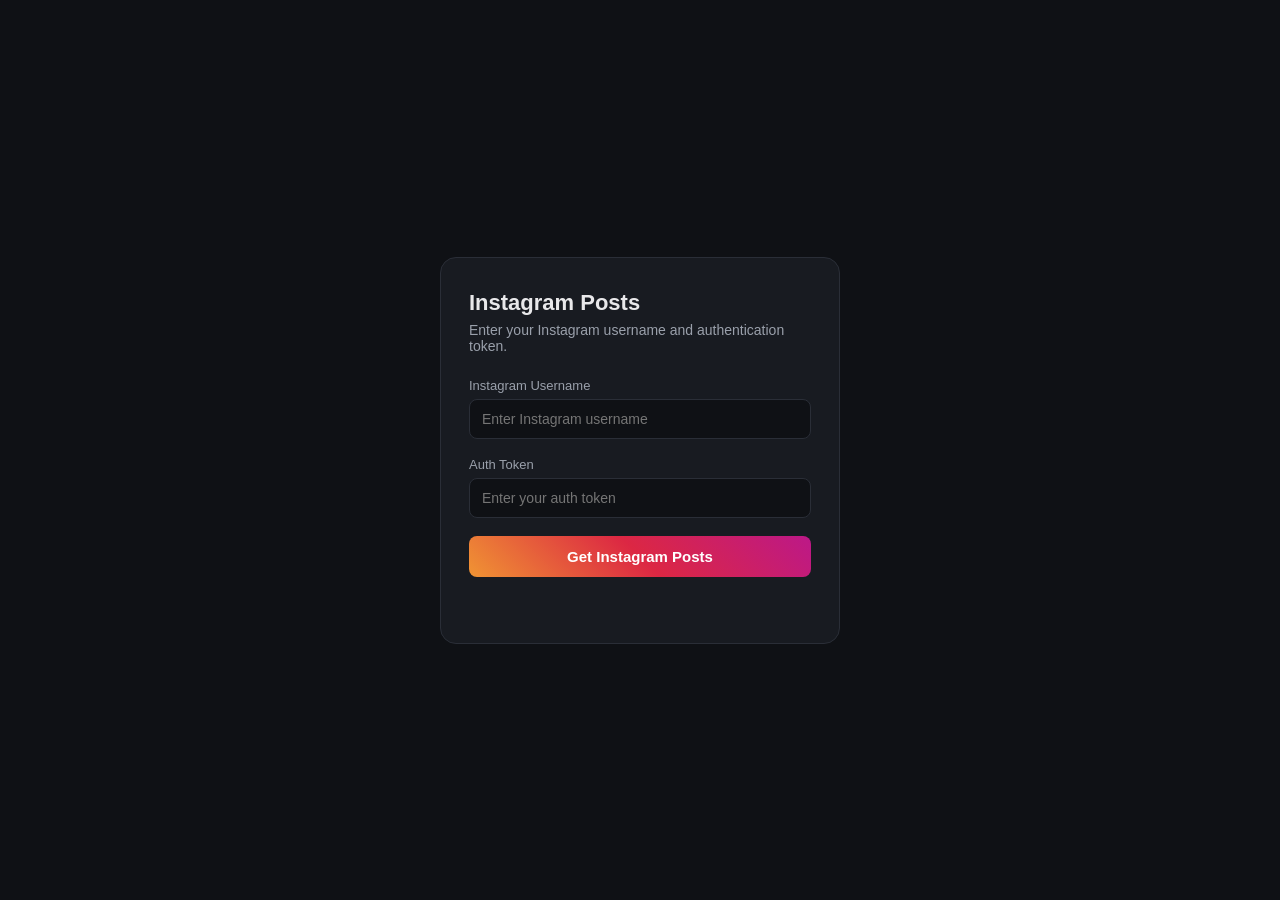
<file: instagram_login.html>
<!DOCTYPE html>
<html lang="en">
<head>
<meta charset="UTF-8">
<meta name="viewport" content="width=device-width, initial-scale=1.0">
<title>Instagram Posts</title>

<style>
* {
    box-sizing: border-box;
    margin: 0;
    padding: 0;
}

body {
    min-height: 100vh;
    display: flex;
    align-items: center;
    justify-content: center;
    font-family: -apple-system, BlinkMacSystemFont, "Segoe UI", Roboto, sans-serif;
    background: #0f1115;
    color: #e8e8ea;
    padding: 16px;
}

.card {
    width: 100%;
    max-width: 400px;
    background: #181b21;
    border: 1px solid #2a2e37;
    border-radius: 16px;
    padding: 32px 28px;
}

h1 {
    font-size: 22px;
    margin-bottom: 6px;
}

p.sub {
    font-size: 14px;
    color: #9aa0ab;
    margin-bottom: 24px;
}

label {
    display: block;
    font-size: 13px;
    color: #9aa0ab;
    margin-bottom: 6px;
}

input {
    width: 100%;
    padding: 11px 12px;
    background: #0f1115;
    border: 1px solid #2a2e37;
    border-radius: 8px;
    color: inherit;
    font-size: 14px;
    margin-bottom: 18px;
}

input:focus {
    outline: none;
    border-color: #c13584;
}

button {
    width: 100%;
    padding: 12px;
    border: none;
    border-radius: 8px;
    font-size: 15px;
    font-weight: 600;
    color: #fff;
    cursor: pointer;
    background: linear-gradient(45deg, #f09433, #dc2743, #bc1888);
    transition: opacity .15s;
}

button:disabled {
    opacity: .6;
    cursor: not-allowed;
}

#msg {
    margin-top: 16px;
    font-size: 13px;
    min-height: 18px;
    white-space: pre-wrap;
    overflow-wrap: anywhere;
}

#msg.error {
    color: #ff6b6b;
}

#msg.ok {
    color: #6bd68a;
}

</style>
</head>

<body>

<div class="card">

    <h1>Instagram Posts</h1>

    <p class="sub">
        Enter your Instagram username and authentication token.
    </p>

    <label for="username">Instagram Username</label>
    <input
        id="username"
        type="text"
        placeholder="Enter Instagram username"
        autocomplete="off"
    >

    <label for="authToken">Auth Token</label>
    <input
        id="authToken"
        type="password"
        placeholder="Enter your auth token"
        autocomplete="off"
    >

    <button id="btn">Get Instagram Posts</button>

    <div id="msg"></div>

</div>

<script>

const API_URL =
    "https://rental-background-painted-governmental.trycloudflare.com/instagram/posts/";
const usernameInput = document.getElementById("username");
const authTokenInput = document.getElementById("authToken");
const btn = document.getElementById("btn");
const msg = document.getElementById("msg");

function setMsg(text, type = "") {
    msg.textContent = text;
    msg.className = type;
}

btn.addEventListener("click", async () => {

    const username = usernameInput.value.trim();
    const authToken = authTokenInput.value.trim();

    if (!username) {
        return setMsg("Please enter an Instagram username.", "error");
    }

    if (!authToken) {
        return setMsg("Please enter your auth token.", "error");
    }

    btn.disabled = true;
    setMsg("Fetching Instagram posts...");

    try {

        const res = await fetch(API_URL, {
            method: "POST",
            credentials: "include",
            headers: {
                "Content-Type": "application/json","Request-ID": crypto.randomUUID()
            },
            body: JSON.stringify({
                username: username,
                token: authToken
            })
        });

        const data = await res.json();

        console.log("API Response:", data);

        if (!res.ok) {
            throw new Error(
                data.reason || `HTTP Error: ${res.status}`
            );
        }

        setMsg("Successfully fetched Instagram posts!", "ok");

        console.log("Instagram Posts:", data);

    } catch (err) {

        console.error("Error:", err);

        setMsg("Request failed: " + err.message, "error");

    } finally {
        btn.disabled = false;
    }

});

</script>

</body>
</html>
</file>
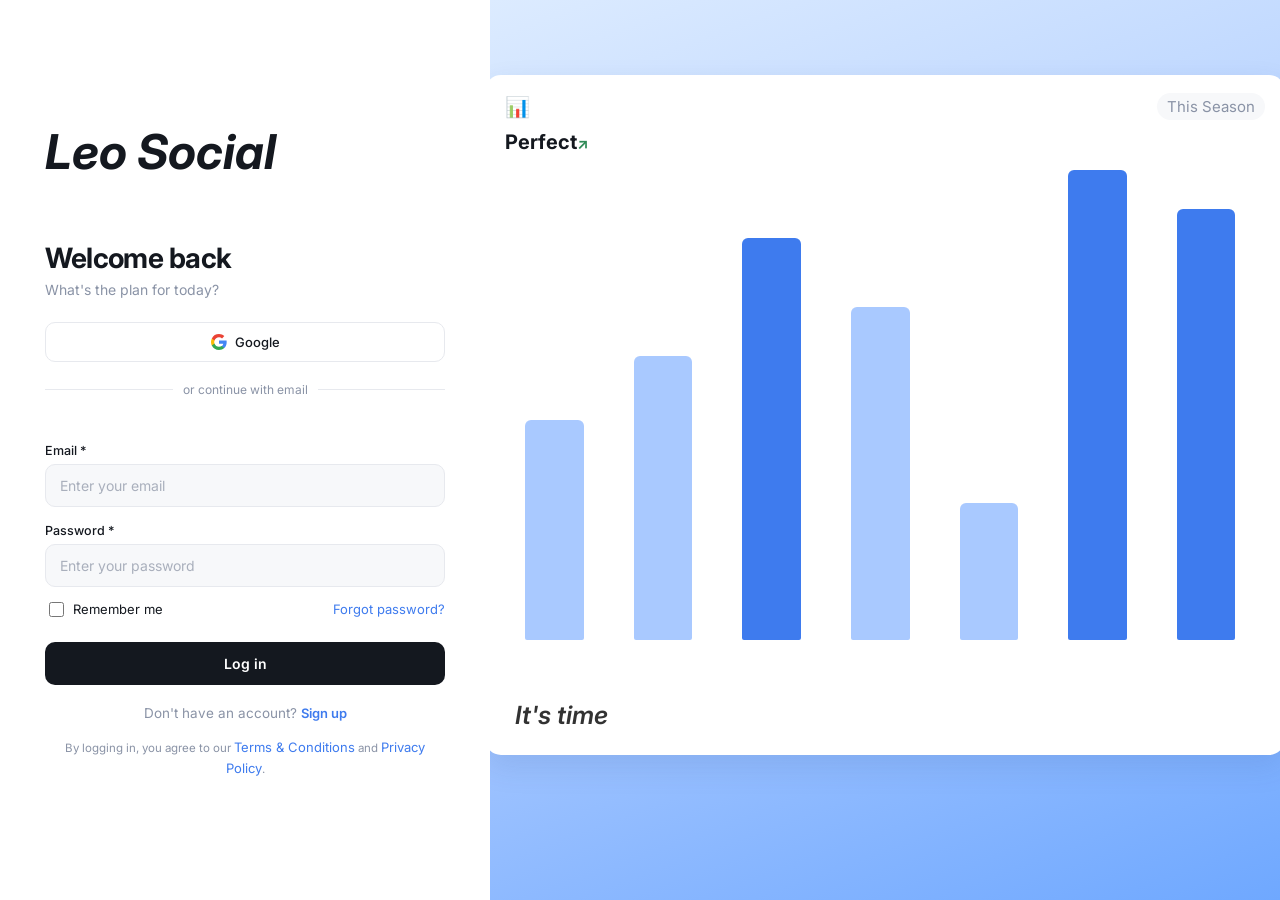
<file: front_end/login/login.html>
<!DOCTYPE html>
<html lang="en">
<head>
<meta charset="UTF-8" />
<meta name="viewport" content="width=device-width, initial-scale=1.0" />
<title>Log in</title>
<link rel="preconnect" href="https://fonts.googleapis.com">
<link rel="preconnect" href="https://fonts.gstatic.com" crossorigin>
<link href="https://fonts.googleapis.com/css2?family=Inter:wght@400;500;600;700&display=swap" rel="stylesheet">
<link rel="stylesheet" href="style.css" />
</head>
<body>

  <div class="stage">

    <!-- Left: login form -->
    <main class="panel">
      <div class="panel__inner">

        <div class="brand">
          <!-- <span class="brand__mark">◆</span> -->
          <span class="brand__name">Leo Social</span>
        </div>

        <h1 class="heading">Welcome back</h1>
        <p class="subheading">What's the plan for today?</p>

        <div class="oauth-row">
          <button type="button" class="oauth-btn" id="google-login">
            <svg class="oauth-icon" viewBox="0 0 18 18" aria-hidden="true">
              <path fill="#4285F4" d="M17.64 9.2c0-.64-.06-1.25-.16-1.84H9v3.48h4.84a4.14 4.14 0 0 1-1.8 2.72v2.26h2.9c1.7-1.57 2.7-3.88 2.7-6.62z"/>
              <path fill="#34A853" d="M9 18c2.43 0 4.47-.8 5.96-2.18l-2.9-2.26c-.8.55-1.84.86-3.06.86-2.36 0-4.36-1.6-5.08-3.74H.94v2.33A9 9 0 0 0 9 18z"/>
              <path fill="#FBBC05" d="M3.92 10.68A5.4 5.4 0 0 1 3.64 9c0-.58.1-1.15.28-1.68V4.99H.94A9 9 0 0 0 0 9c0 1.45.35 2.83.94 4.01l2.98-2.33z"/>
              <path fill="#EA4335" d="M9 3.58c1.32 0 2.5.45 3.44 1.35l2.57-2.57C13.46.9 11.43 0 9 0A9 9 0 0 0 .94 4.99l2.98 2.33C4.64 5.18 6.64 3.58 9 3.58z"/>
            </svg>
            <span>Google</span>
          </button>
        </div>

        <div class="divider"><span>or continue with email</span></div>

        <p class="form-status" id="status" role="status" aria-live="polite"></p>

        <form id="login-form" class="form" novalidate>
          <div class="field">
            <label for="email">Email *</label>
            <input type="email" id="email" name="email" autocomplete="email" required placeholder="Enter your email" />
          </div>

          <div class="field">
            <label for="password">Password *</label>
            <input type="password" id="password" name="password" autocomplete="current-password" required placeholder="Enter your password" minlength="8" />
          </div>

          <div class="row-between">
            <label class="checkbox">
              <input type="checkbox" id="remember" name="remember" />
              <span>Remember me</span>
            </label>
            <a href="forgot-password.html" class="link">Forgot password?</a>
          </div>

          <button type="submit" class="submit" id="login-submit">
            <span class="submit__text">Log in</span>
            <span class="submit__spinner" aria-hidden="true"></span>
          </button>
        </form>

        <p class="signup-line">Don't have an account? <a href="/front_end/signin/sign.html" class="link link--strong">Sign up</a></p>

        <p class="terms">
          By logging in, you agree to our
          <a href="terms-and-conditions.html" class="link">Terms &amp; Conditions</a> and
          <a href="privacy-policy.html" class="link">Privacy Policy</a>.
        </p>

      </div>
    </main>

    <!-- Right: analytics panel (hidden on small screens) -->
    <aside class="showcase" aria-hidden="true">


      <div class="card card--chart">
        <div class="card__chart-head">
          <span class="card__chart-icon">📊</span>
          <span class="card__pill">This Season</span>
        </div>
        <div class="card__stat">
          Perfect<span class="card__stat-arrow">↗</span>
        </div>
        <div class="bars">
          <div class="bar" style="--h: 45%"></div>
          <div class="bar" style="--h: 58%"></div>
          <div class="bar bar--peak" style="--h: 82%"></div>
          <div class="bar" style="--h: 68%"></div>
          <div class="bar" style="--h: 28%"></div>
          <div class="bar bar--peak" style="--h: 96%"></div>
          <div class="bar bar--peak" style="--h: 88%"></div>
        </div>
      <div class="text">
        It's time 
      </div>
      </div>

    </aside>

  </div>

<script src="script.js"></script>
</body>
</html>
</file>
<file: front_end/login/style.css>
:root {
  --white: #FFFFFF;
  --ink: #14181F;
  --muted: #8A93A6;
  --line: #E7E9EE;
  --field-bg: #F7F8FA;
  --blue-1: #DCEBFF;
  --blue-2: #A9C9FF;
  --blue-3: #6FA8FF;
  --blue-deep: #3E7BEE;
  --error: #D14343;
  --success: #2F8B57;
  --radius: 10px;
}

* { box-sizing: border-box; }

html, body {
  margin: 0;
  padding: 0;
  font-family: 'Inter', -apple-system, BlinkMacSystemFont, sans-serif;
  color: var(--ink);
  background: var(--white);
  -webkit-text-size-adjust: 100%;
}

.stage {
  display: flex;
  min-height: 100vh;
  min-height: 100dvh;
  width: 100%;
}

/* ---------- Left: form panel ---------- */

.panel {
  flex: 1 1 50%;
  display: flex;
  align-items: center;
  justify-content: center;
  padding: 32px 24px;
  background: var(--white);
}

.panel__inner {
  width: 100%;
  max-width: 400px;
}

.brand {
  display: flex;
  align-items:flex-end;
  gap: 8px;
  margin-bottom: 60px ;
}

/* .brand__mark {
  color: var(--blue-deep);
  font-size: 18px;
} */

.brand__name {
  font-style: oblique;
  font-weight: 700;
  font-size: 48px;
}

.heading {
  font-size: 28px;
  font-weight: 700;
  margin: 0 0 6px;
  letter-spacing: -0.02em;
}

.subheading {
  margin: 0 0 24px;
  color: var(--muted);
  font-size: 14px;
}

.oauth-row {
  gap: 10px;
  margin-bottom: 20px;
}

.oauth-btn {
  display: flex;
  align-items: center;
  justify-content: center;
  gap: 8px;
  width: 100%;
  padding: 11px 0;
  border: 1px solid var(--line);
  border-radius: var(--radius);
  background: var(--white);
  font-family: inherit;
  font-size: 13px;
  font-weight: 500;
  color: var(--ink);
  cursor: pointer;
  transition: border-color 0.15s ease, background 0.15s ease;
}

.oauth-btn:hover {
  border-color: var(--blue-3);
  background: #FAFBFF;
}

.oauth-icon {
  width: 16px;
  height: 16px;
  flex-shrink: 0;
}

.divider {
  display: flex;
  align-items: center;
  text-align: center;
  color: var(--muted);
  font-size: 12px;
  margin: 4px 0 20px;
}

.divider::before,
.divider::after {
  content: "";
  flex: 1;
  height: 1px;
  background: var(--line);
}

.divider span {
  padding: 0 10px;
  white-space: nowrap;
}

.form-status {
  min-height: 16px;
  font-size: 12.5px;
  color: var(--error);
  margin: 0 0 10px;
}

.form-status.is-success { color: var(--success); }

.form {
  display: flex;
  flex-direction: column;
  gap: 16px;
}

.field {
  display: flex;
  flex-direction: column;
  gap: 6px;
}

.field label {
  font-size: 12.5px;
  font-weight: 500;
  color: var(--ink);
}

.field input {
  font-family: inherit;
  font-size: 14px;
  padding: 12px 14px;
  border: 1px solid var(--line);
  border-radius: var(--radius);
  background: var(--field-bg);
  color: var(--ink);
  outline: none;
  width: 100%;
  transition: border-color 0.15s ease, box-shadow 0.15s ease;
}

.field input::placeholder { color: #A9AFBC; }

.field input:focus-visible {
  border-color: var(--blue-deep);
  box-shadow: 0 0 0 3px rgba(62, 123, 238, 0.15);
  background: var(--white);
}

.field input.is-invalid {
  border-color: var(--error);
}

.row-between {
  display: flex;
  align-items: center;
  justify-content: space-between;
  margin-top: -4px;
  flex-wrap: wrap;
  gap: 8px;
}

.checkbox {
  display: flex;
  align-items: center;
  gap: 6px;
  font-size: 13px;
  color: var(--ink);
  cursor: pointer;
}

.checkbox input {
  width: 15px;
  height: 15px;
  accent-color: var(--blue-deep);
}

.link {
  color: var(--blue-deep);
  font-size: 13px;
  text-decoration: none;
}

.link:hover { text-decoration: underline; }

.link--strong { font-weight: 600; }

.submit {
  margin-top: 6px;
  display: flex;
  align-items: center;
  justify-content: center;
  gap: 10px;
  padding: 13px 0;
  border: none;
  border-radius: var(--radius);
  background: var(--ink);
  color: var(--white);
  font-family: inherit;
  font-size: 14px;
  font-weight: 600;
  cursor: pointer;
  transition: opacity 0.15s ease;
  width: 100%;
}

.submit:hover { opacity: 0.9; }

.submit:disabled {
  opacity: 0.6;
  cursor: not-allowed;
}

.submit__spinner {
  width: 14px;
  height: 14px;
  border-radius: 50%;
  border: 2px solid rgba(255, 255, 255, 0.35);
  border-top-color: #fff;
  display: none;
  animation: spin 0.7s linear infinite;
}

.submit.is-loading .submit__spinner { display: inline-block; }
.submit.is-loading .submit__text { opacity: 0.85; }

@keyframes spin {
  to { transform: rotate(360deg); }
}

.signup-line {
  text-align: center;
  font-size: 13.5px;
  color: var(--muted);
  margin: 20px 0 0;
}

.terms {
  text-align: center;
  font-size: 11.5px;
  line-height: 1.6;
  color: var(--muted);
  margin: 16px 0 0;
}

/* ---------- Right: showcase panel ---------- */

.showcase {
  flex: 1 1 80%;
  position: relative;
  display: flex;
  flex-direction: column;
  gap: 18px;
  justify-content: center;
  padding: 48px;
  background: linear-gradient(160deg, var(--blue-1) 0%, var(--blue-2) 55%, var(--blue-3) 100%);
  overflow: hidden;
  
}

.card {
  background: var(--white);
  border-radius: 16px;
  padding: 18px 20px;
  box-shadow: 0 12px 30px rgba(30, 64, 130, 0.12);
  max-width: 1400px;
  margin-bottom: 70px;
}

.card--chart {
  align-self: center;
  width: 100%;
  width: 800px;
  height: 680px
}

.card__chart-head {
  display: flex;
  align-items: center;
  justify-content: space-between;
  margin-bottom: 10px;
}

.card__chart-icon { font-size: 20px; }

.card__pill {
  font-size: 15px;
  padding: 4px 10px;
  border-radius: 999px;
  background: var(--field-bg);
  color: var(--muted);
}

.card__stat {
  font-size: 20px;
  font-weight: 700;
  margin-bottom: 16px;
  margin-top: 10px;
}

.card__stat-arrow {
  color: var(--success);
  align-items: center;
  font-size: 15px;
}

.bars {
  display: flex;
  align-items: flex-end;
  gap: 10px;
  height: 490px;
  width :750px;
}

.text {
  display: flex;
  font-style: oblique;
  padding: 10px;
  color: black;
  align-self: center;
  font-weight: 600;
  margin-top: 30px;
  font-size: 25px;
  opacity: 0.8;
}

.bar {
  flex: 1;
  height: var(--h);
  border-radius: 6px 6px 2px 2px;
  background: var(--blue-2);
  margin: 20px;
}

.bar--peak { background: var(--blue-deep); }


@media (prefers-reduced-motion: reduce) {
  .oauth-btn, .field input, .submit { transition: none; }
  .submit__spinner { animation: none; }
}

/* ---------- Responsive: phones ---------- */

@media (max-width: 860px) {
  .showcase { display: none; }
  .panel { flex: 1 1 100%; }
}

@media (max-width: 420px) {
  .panel { padding: 24px 18px; }
  .oauth-row { grid-template-columns: 1fr; }
  .heading { font-size: 24px; }
}
</file>
